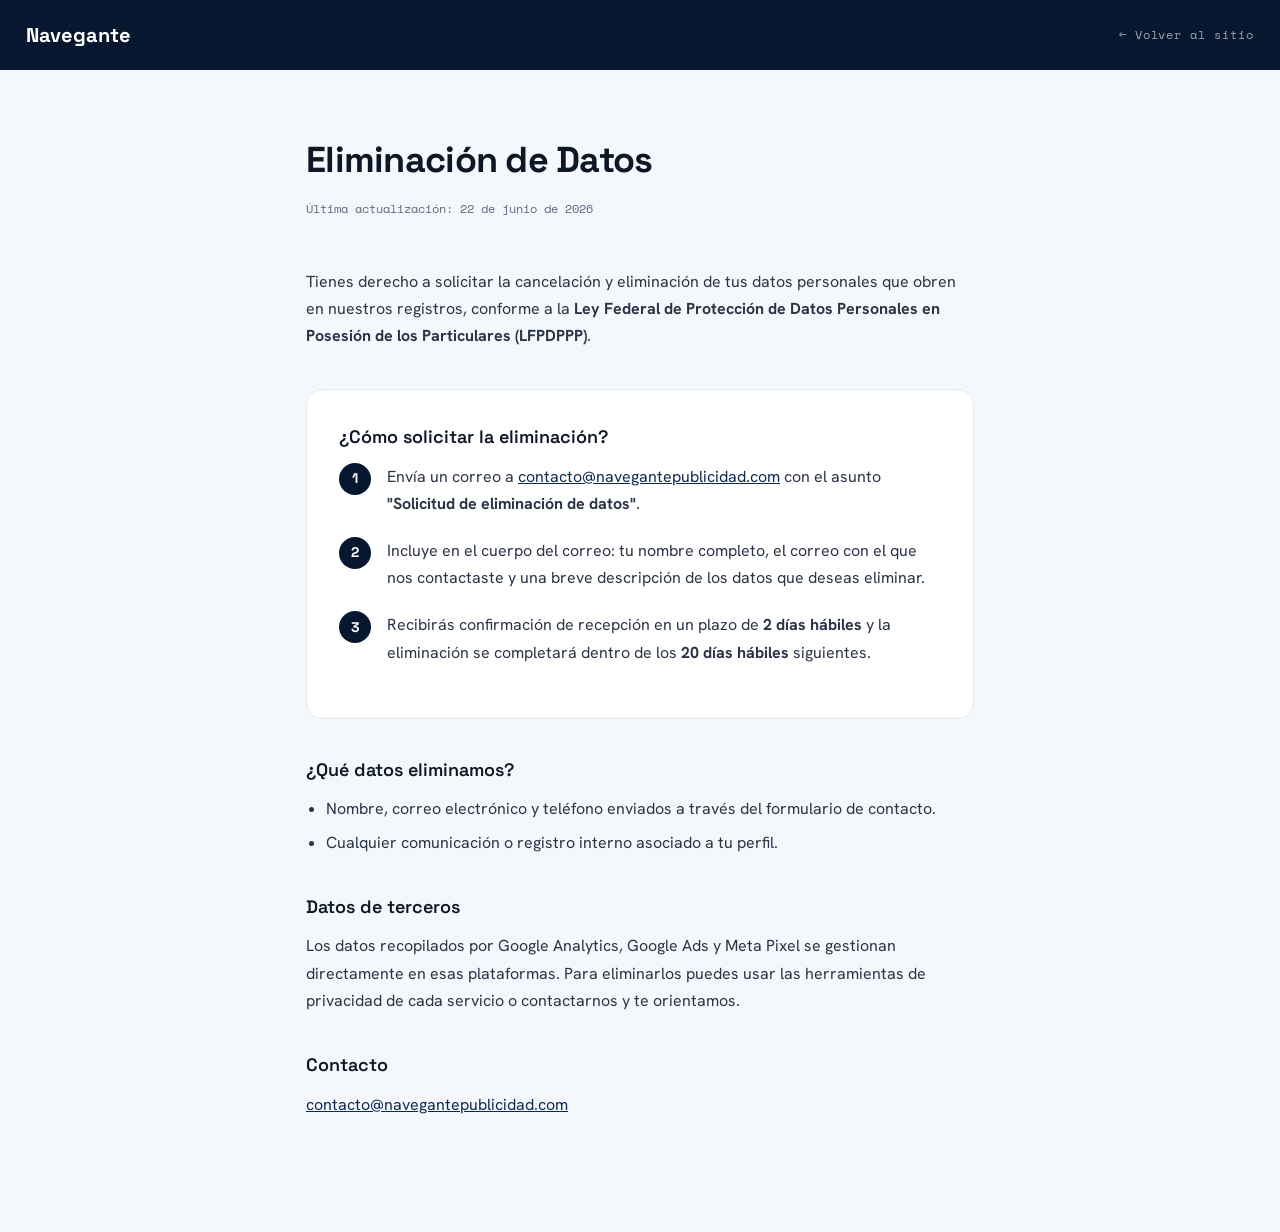
<file: eliminacion.html>
<!doctype html>
<html lang="es">
<head>
<meta charset="utf-8">
<meta name="viewport" content="width=device-width, initial-scale=1">
<title>Eliminación de Datos · Navegante</title>
<link rel="preconnect" href="https://fonts.googleapis.com">
<link rel="preconnect" href="https://fonts.gstatic.com" crossorigin>
<link href="https://fonts.googleapis.com/css2?family=Space+Grotesk:wght@400;600;700&family=Hanken+Grotesk:wght@400;500;600&family=Space+Mono:wght@400&display=swap" rel="stylesheet">
<style>
:root{--abyss:#081730;--navy:#0F2A52;--beacon:#F2B53C;--ink:#0E1726;--paper:#F4F7FC;--haze:#5C6B82;--line:#E2E8F2;--maxw:720px;--disp:'Space Grotesk',sans-serif;--body:'Hanken Grotesk',sans-serif;--mono:'Space Mono',monospace}
*{box-sizing:border-box;margin:0;padding:0}
body{font-family:var(--body);color:var(--ink);background:var(--paper);line-height:1.7;-webkit-font-smoothing:antialiased}
a{color:var(--navy);text-decoration:underline}
.top-bar{background:var(--abyss);padding:18px 26px;display:flex;align-items:center;justify-content:space-between}
.top-bar .brand{font-family:var(--disp);font-weight:700;font-size:20px;color:#fff;text-decoration:none}
.top-bar .back{font-family:var(--mono);font-size:12px;letter-spacing:.08em;color:rgba(255,255,255,.6);text-decoration:none;transition:color .15s}
.top-bar .back:hover{color:var(--beacon)}
.wrap{max-width:var(--maxw);margin:0 auto;padding:60px 26px 100px}
h1{font-family:var(--disp);font-size:clamp(26px,4vw,36px);font-weight:700;letter-spacing:-.02em;margin-bottom:8px}
.updated{font-family:var(--mono);font-size:12px;color:var(--haze);margin-bottom:48px}
h2{font-family:var(--disp);font-size:18px;font-weight:600;margin:36px 0 10px}
p{margin-bottom:14px;color:#2a3446}
ul{margin:0 0 14px 20px;color:#2a3446}
ul li{margin-bottom:6px}
.card{background:#fff;border:1px solid var(--line);border-radius:16px;padding:32px;margin-top:40px}
.card h2{margin-top:0}
.step{display:flex;gap:16px;margin-bottom:20px;align-items:flex-start}
.step-num{flex:none;width:32px;height:32px;border-radius:50%;background:var(--abyss);color:#fff;font-family:var(--disp);font-weight:700;font-size:14px;display:flex;align-items:center;justify-content:center}
.step-txt p{margin-bottom:0}
</style>
</head>
<body>
<div class="top-bar">
  <a href="/" class="brand">Navegante</a>
  <a href="/" class="back">← Volver al sitio</a>
</div>
<div class="wrap">
  <h1>Eliminación de Datos</h1>
  <p class="updated">Última actualización: 22 de junio de 2026</p>

  <p>Tienes derecho a solicitar la cancelación y eliminación de tus datos personales que obren en nuestros registros, conforme a la <strong>Ley Federal de Protección de Datos Personales en Posesión de los Particulares (LFPDPPP)</strong>.</p>

  <div class="card">
    <h2>¿Cómo solicitar la eliminación?</h2>

    <div class="step">
      <div class="step-num">1</div>
      <div class="step-txt">
        <p>Envía un correo a <a href="mailto:contacto@navegantepublicidad.com">contacto@navegantepublicidad.com</a> con el asunto <strong>"Solicitud de eliminación de datos"</strong>.</p>
      </div>
    </div>

    <div class="step">
      <div class="step-num">2</div>
      <div class="step-txt">
        <p>Incluye en el cuerpo del correo: tu nombre completo, el correo con el que nos contactaste y una breve descripción de los datos que deseas eliminar.</p>
      </div>
    </div>

    <div class="step">
      <div class="step-num">3</div>
      <div class="step-txt">
        <p>Recibirás confirmación de recepción en un plazo de <strong>2 días hábiles</strong> y la eliminación se completará dentro de los <strong>20 días hábiles</strong> siguientes.</p>
      </div>
    </div>
  </div>

  <h2>¿Qué datos eliminamos?</h2>
  <ul>
    <li>Nombre, correo electrónico y teléfono enviados a través del formulario de contacto.</li>
    <li>Cualquier comunicación o registro interno asociado a tu perfil.</li>
  </ul>

  <h2>Datos de terceros</h2>
  <p>Los datos recopilados por Google Analytics, Google Ads y Meta Pixel se gestionan directamente en esas plataformas. Para eliminarlos puedes usar las herramientas de privacidad de cada servicio o contactarnos y te orientamos.</p>

  <h2>Contacto</h2>
  <p><a href="mailto:contacto@navegantepublicidad.com">contacto@navegantepublicidad.com</a></p>
</div>
</body>
</html>
</file>
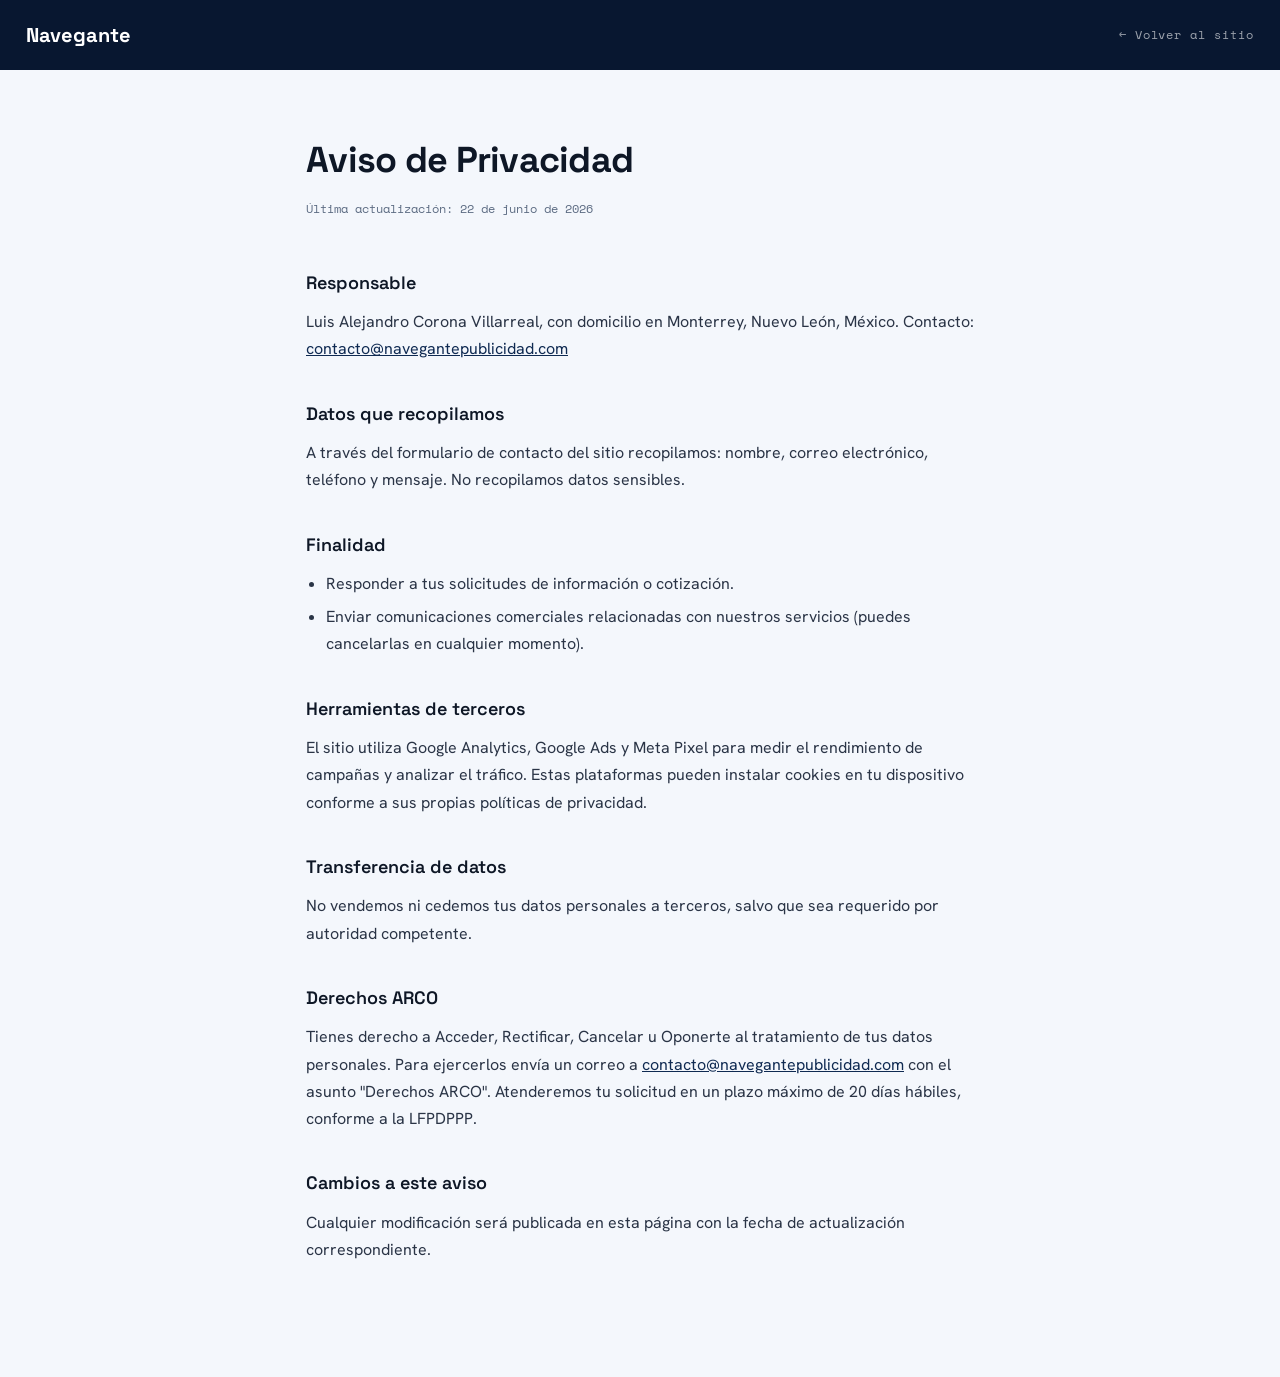
<file: privacidad.html>
<!doctype html>
<html lang="es">
<head>
<meta charset="utf-8">
<meta name="viewport" content="width=device-width, initial-scale=1">
<title>Aviso de Privacidad · Navegante</title>
<link rel="preconnect" href="https://fonts.googleapis.com">
<link rel="preconnect" href="https://fonts.gstatic.com" crossorigin>
<link href="https://fonts.googleapis.com/css2?family=Space+Grotesk:wght@400;600;700&family=Hanken+Grotesk:wght@400;500;600&family=Space+Mono:wght@400&display=swap" rel="stylesheet">
<style>
:root{--abyss:#081730;--navy:#0F2A52;--beacon:#F2B53C;--ink:#0E1726;--paper:#F4F7FC;--haze:#5C6B82;--line:#E2E8F2;--maxw:720px;--disp:'Space Grotesk',sans-serif;--body:'Hanken Grotesk',sans-serif;--mono:'Space Mono',monospace}
*{box-sizing:border-box;margin:0;padding:0}
body{font-family:var(--body);color:var(--ink);background:var(--paper);line-height:1.7;-webkit-font-smoothing:antialiased}
a{color:var(--navy);text-decoration:underline}
.top-bar{background:var(--abyss);padding:18px 26px;display:flex;align-items:center;justify-content:space-between}
.top-bar .brand{font-family:var(--disp);font-weight:700;font-size:20px;color:#fff;text-decoration:none}
.top-bar .back{font-family:var(--mono);font-size:12px;letter-spacing:.08em;color:rgba(255,255,255,.6);text-decoration:none;transition:color .15s}
.top-bar .back:hover{color:var(--beacon)}
.wrap{max-width:var(--maxw);margin:0 auto;padding:60px 26px 100px}
h1{font-family:var(--disp);font-size:clamp(26px,4vw,36px);font-weight:700;letter-spacing:-.02em;margin-bottom:8px}
.updated{font-family:var(--mono);font-size:12px;color:var(--haze);margin-bottom:48px}
h2{font-family:var(--disp);font-size:18px;font-weight:600;margin:36px 0 10px}
p{margin-bottom:14px;color:#2a3446}
ul{margin:0 0 14px 20px;color:#2a3446}
ul li{margin-bottom:6px}
</style>
</head>
<body>
<div class="top-bar">
  <a href="/" class="brand">Navegante</a>
  <a href="/" class="back">← Volver al sitio</a>
</div>
<div class="wrap">
  <h1>Aviso de Privacidad</h1>
  <p class="updated">Última actualización: 22 de junio de 2026</p>

  <h2>Responsable</h2>
  <p>Luis Alejandro Corona Villarreal, con domicilio en Monterrey, Nuevo León, México. Contacto: <a href="mailto:contacto@navegantepublicidad.com">contacto@navegantepublicidad.com</a></p>

  <h2>Datos que recopilamos</h2>
  <p>A través del formulario de contacto del sitio recopilamos: nombre, correo electrónico, teléfono y mensaje. No recopilamos datos sensibles.</p>

  <h2>Finalidad</h2>
  <ul>
    <li>Responder a tus solicitudes de información o cotización.</li>
    <li>Enviar comunicaciones comerciales relacionadas con nuestros servicios (puedes cancelarlas en cualquier momento).</li>
  </ul>

  <h2>Herramientas de terceros</h2>
  <p>El sitio utiliza Google Analytics, Google Ads y Meta Pixel para medir el rendimiento de campañas y analizar el tráfico. Estas plataformas pueden instalar cookies en tu dispositivo conforme a sus propias políticas de privacidad.</p>

  <h2>Transferencia de datos</h2>
  <p>No vendemos ni cedemos tus datos personales a terceros, salvo que sea requerido por autoridad competente.</p>

  <h2>Derechos ARCO</h2>
  <p>Tienes derecho a Acceder, Rectificar, Cancelar u Oponerte al tratamiento de tus datos personales. Para ejercerlos envía un correo a <a href="mailto:contacto@navegantepublicidad.com">contacto@navegantepublicidad.com</a> con el asunto "Derechos ARCO". Atenderemos tu solicitud en un plazo máximo de 20 días hábiles, conforme a la LFPDPPP.</p>

  <h2>Cambios a este aviso</h2>
  <p>Cualquier modificación será publicada en esta página con la fecha de actualización correspondiente.</p>
</div>
</body>
</html>
</file>
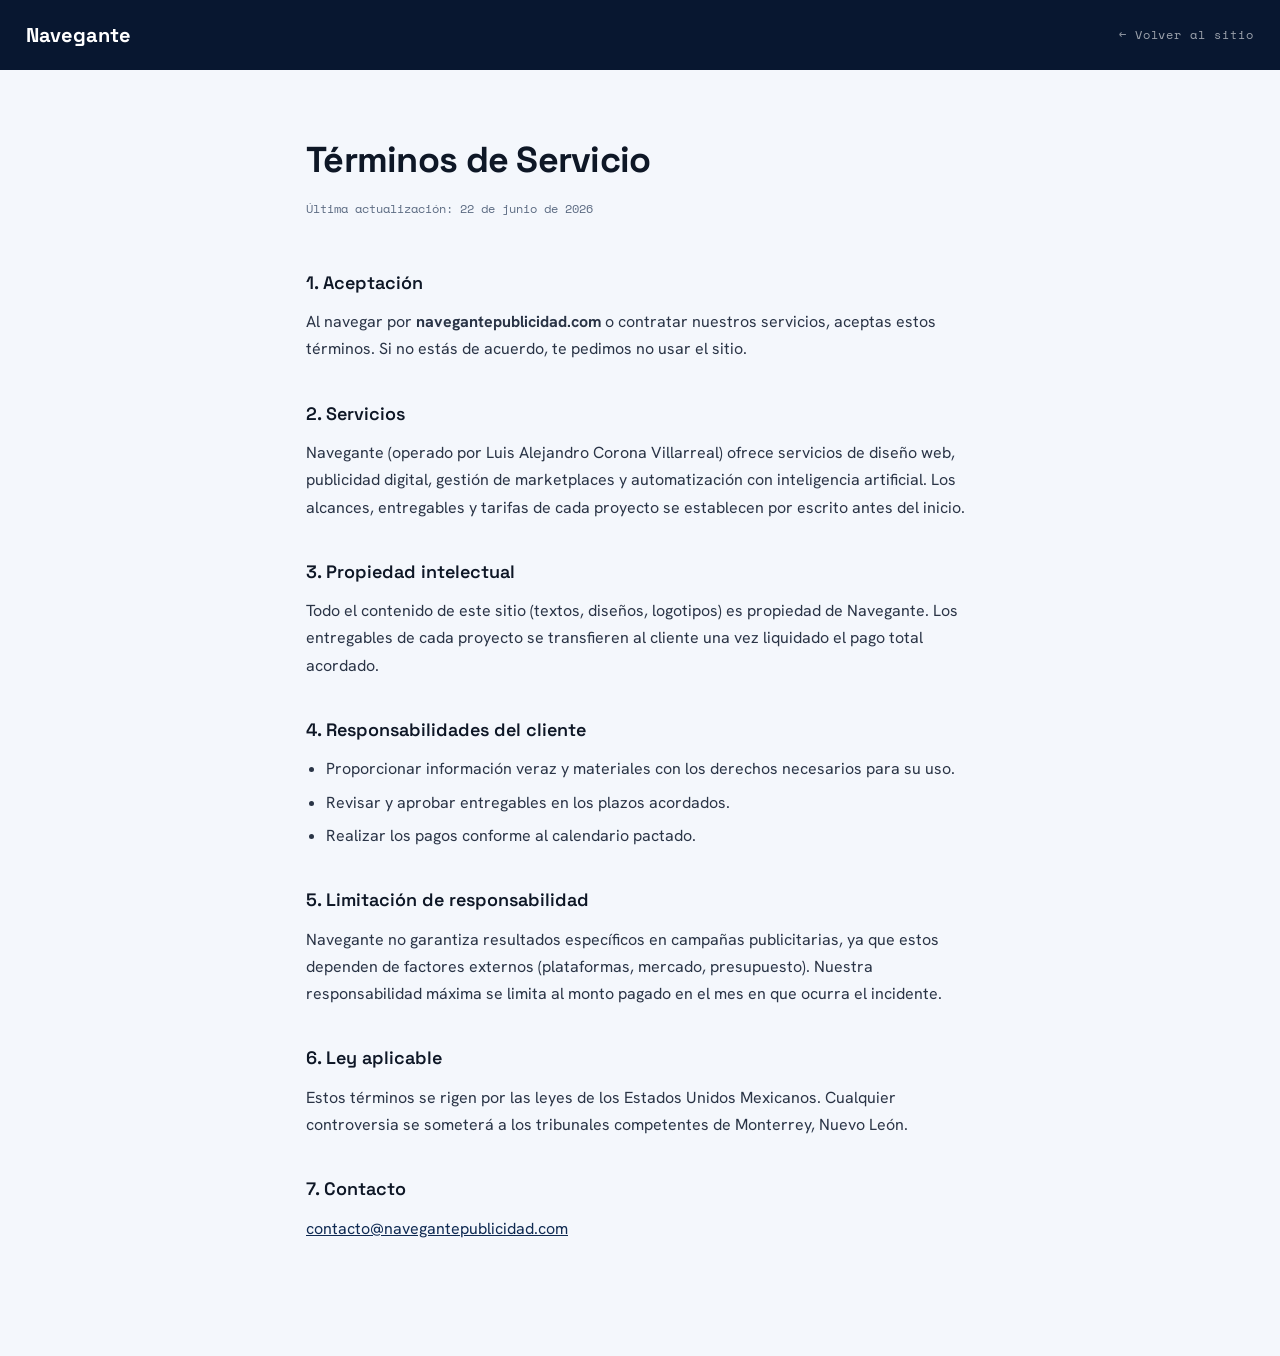
<file: terminos.html>
<!doctype html>
<html lang="es">
<head>
<meta charset="utf-8">
<meta name="viewport" content="width=device-width, initial-scale=1">
<title>Términos de Servicio · Navegante</title>
<link rel="preconnect" href="https://fonts.googleapis.com">
<link rel="preconnect" href="https://fonts.gstatic.com" crossorigin>
<link href="https://fonts.googleapis.com/css2?family=Space+Grotesk:wght@400;600;700&family=Hanken+Grotesk:wght@400;500;600&family=Space+Mono:wght@400&display=swap" rel="stylesheet">
<style>
:root{--abyss:#081730;--navy:#0F2A52;--beacon:#F2B53C;--ink:#0E1726;--paper:#F4F7FC;--haze:#5C6B82;--line:#E2E8F2;--maxw:720px;--disp:'Space Grotesk',sans-serif;--body:'Hanken Grotesk',sans-serif;--mono:'Space Mono',monospace}
*{box-sizing:border-box;margin:0;padding:0}
body{font-family:var(--body);color:var(--ink);background:var(--paper);line-height:1.7;-webkit-font-smoothing:antialiased}
a{color:var(--navy);text-decoration:underline}
.top-bar{background:var(--abyss);padding:18px 26px;display:flex;align-items:center;justify-content:space-between}
.top-bar .brand{font-family:var(--disp);font-weight:700;font-size:20px;color:#fff;text-decoration:none}
.top-bar .back{font-family:var(--mono);font-size:12px;letter-spacing:.08em;color:rgba(255,255,255,.6);text-decoration:none;transition:color .15s}
.top-bar .back:hover{color:var(--beacon)}
.wrap{max-width:var(--maxw);margin:0 auto;padding:60px 26px 100px}
h1{font-family:var(--disp);font-size:clamp(26px,4vw,36px);font-weight:700;letter-spacing:-.02em;margin-bottom:8px}
.updated{font-family:var(--mono);font-size:12px;color:var(--haze);margin-bottom:48px}
h2{font-family:var(--disp);font-size:18px;font-weight:600;margin:36px 0 10px}
p{margin-bottom:14px;color:#2a3446}
ul{margin:0 0 14px 20px;color:#2a3446}
ul li{margin-bottom:6px}
</style>
</head>
<body>
<div class="top-bar">
  <a href="/" class="brand">Navegante</a>
  <a href="/" class="back">← Volver al sitio</a>
</div>
<div class="wrap">
  <h1>Términos de Servicio</h1>
  <p class="updated">Última actualización: 22 de junio de 2026</p>

  <h2>1. Aceptación</h2>
  <p>Al navegar por <strong>navegantepublicidad.com</strong> o contratar nuestros servicios, aceptas estos términos. Si no estás de acuerdo, te pedimos no usar el sitio.</p>

  <h2>2. Servicios</h2>
  <p>Navegante (operado por Luis Alejandro Corona Villarreal) ofrece servicios de diseño web, publicidad digital, gestión de marketplaces y automatización con inteligencia artificial. Los alcances, entregables y tarifas de cada proyecto se establecen por escrito antes del inicio.</p>

  <h2>3. Propiedad intelectual</h2>
  <p>Todo el contenido de este sitio (textos, diseños, logotipos) es propiedad de Navegante. Los entregables de cada proyecto se transfieren al cliente una vez liquidado el pago total acordado.</p>

  <h2>4. Responsabilidades del cliente</h2>
  <ul>
    <li>Proporcionar información veraz y materiales con los derechos necesarios para su uso.</li>
    <li>Revisar y aprobar entregables en los plazos acordados.</li>
    <li>Realizar los pagos conforme al calendario pactado.</li>
  </ul>

  <h2>5. Limitación de responsabilidad</h2>
  <p>Navegante no garantiza resultados específicos en campañas publicitarias, ya que estos dependen de factores externos (plataformas, mercado, presupuesto). Nuestra responsabilidad máxima se limita al monto pagado en el mes en que ocurra el incidente.</p>

  <h2>6. Ley aplicable</h2>
  <p>Estos términos se rigen por las leyes de los Estados Unidos Mexicanos. Cualquier controversia se someterá a los tribunales competentes de Monterrey, Nuevo León.</p>

  <h2>7. Contacto</h2>
  <p><a href="mailto:contacto@navegantepublicidad.com">contacto@navegantepublicidad.com</a></p>
</div>
</body>
</html>
</file>
